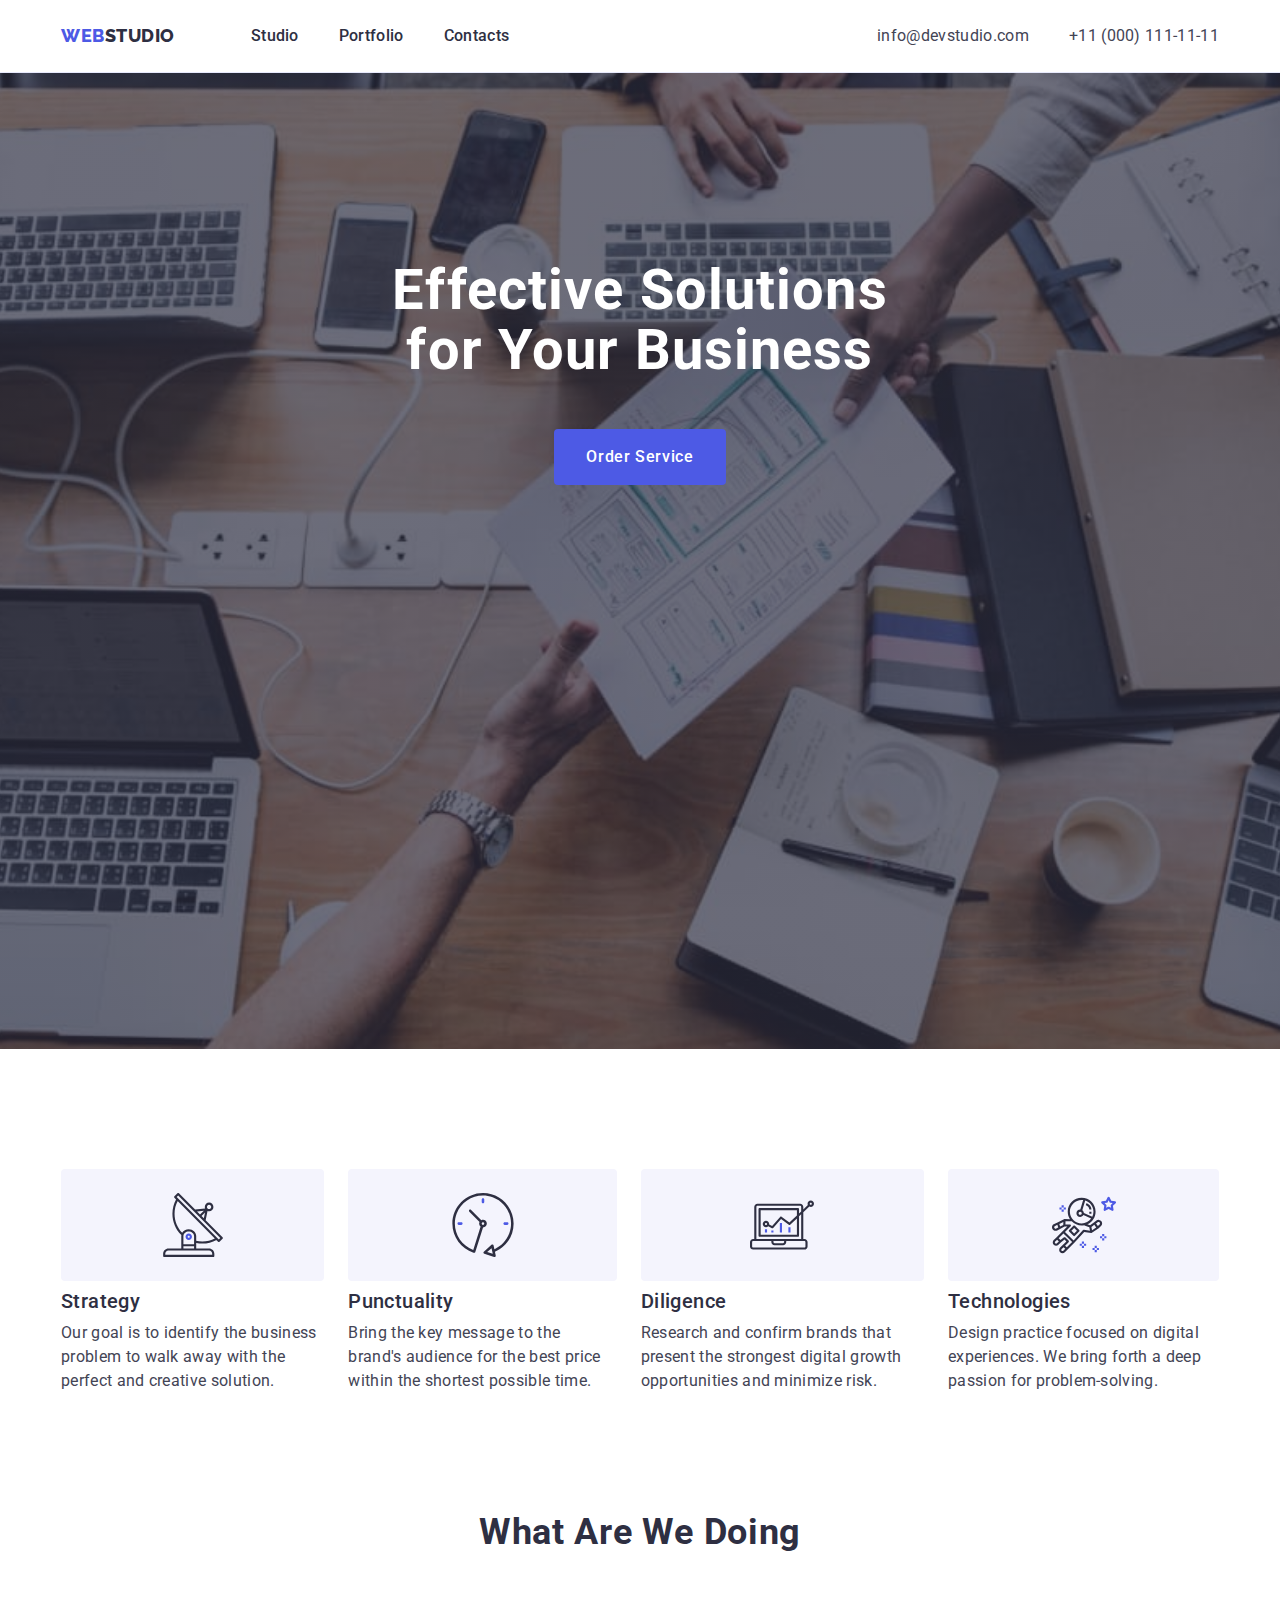
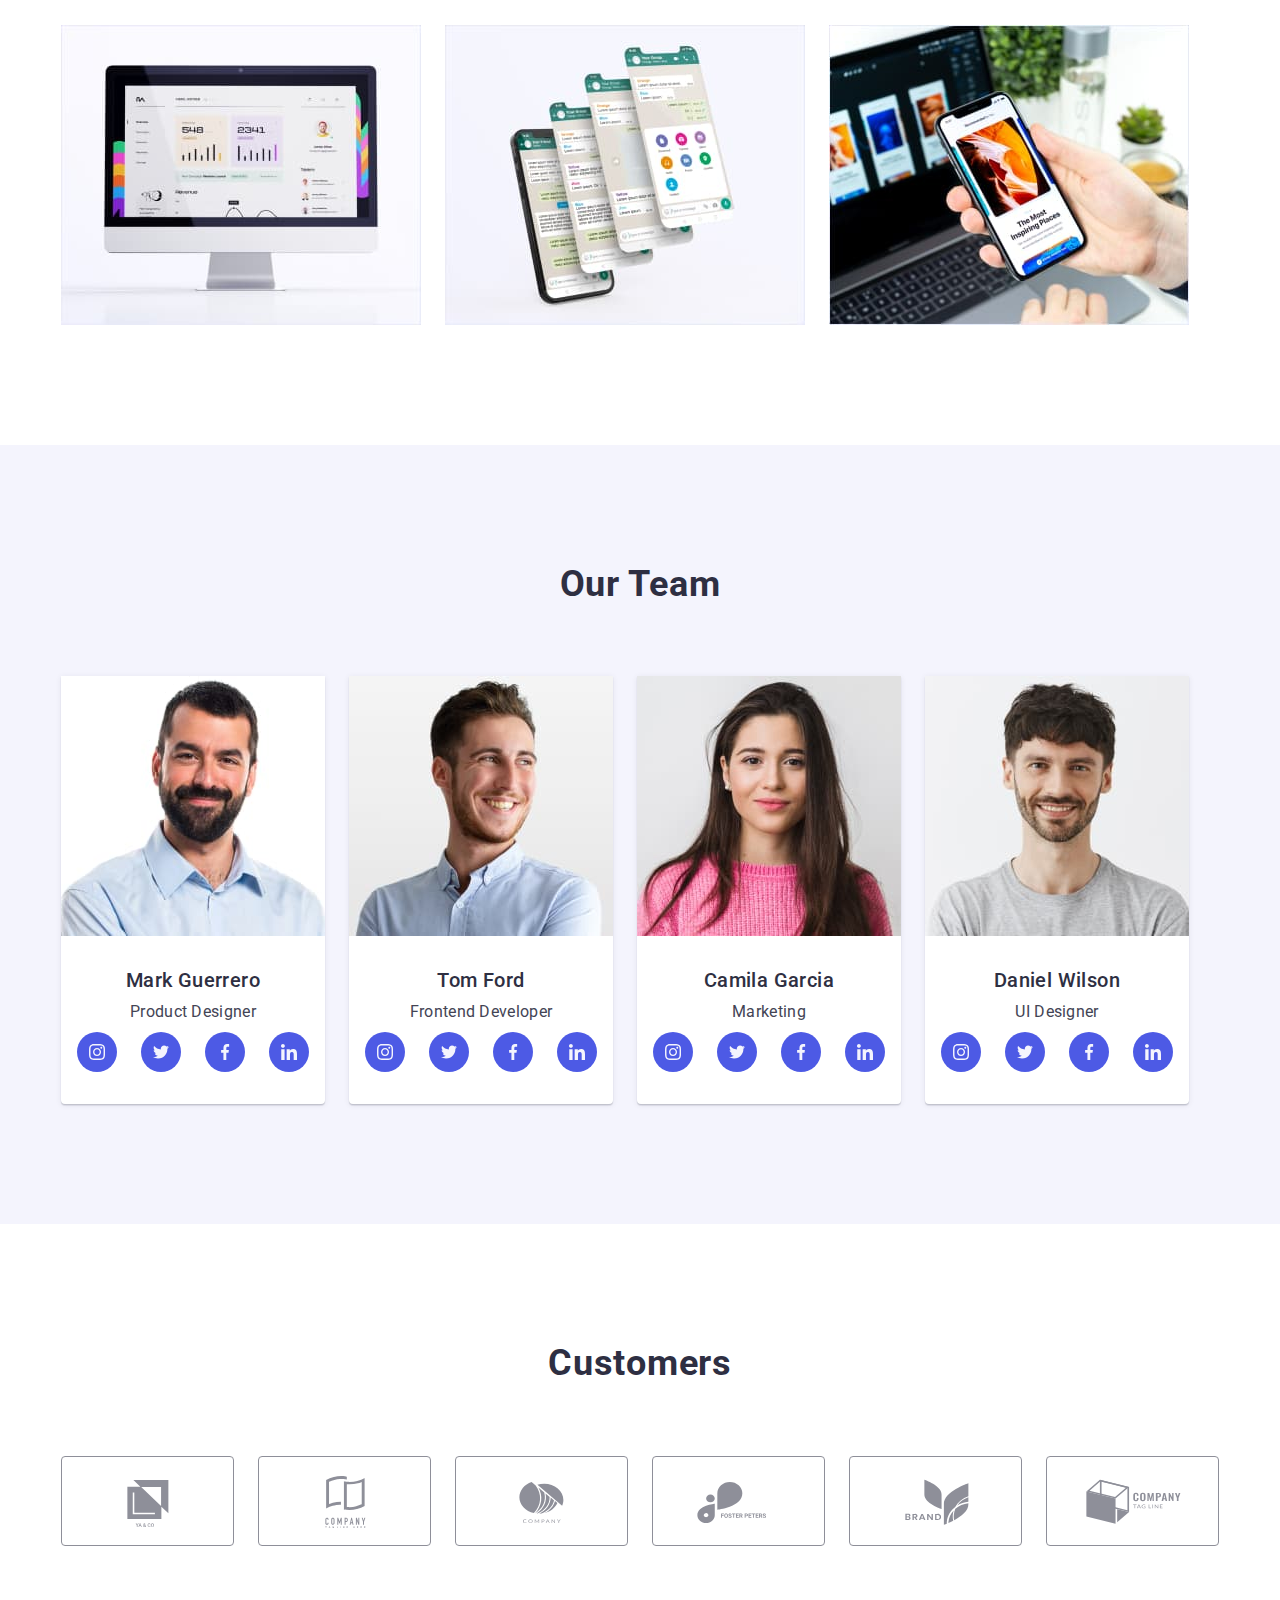
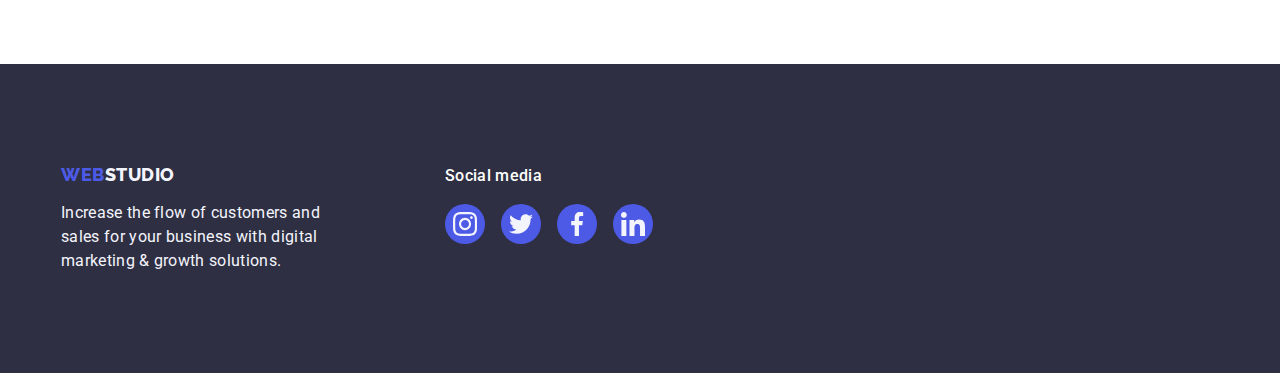
<file: index.html>
<!DOCTYPE html>
<html lang="en">
  <head>
    <meta charset="UTF-8" />
    <meta http-equiv="X-UA-Compatible" content="IE=edge" />
    <meta name="viewport" content="width=device-width, initial-scale=1.0" />
    <title>Studio</title>
    <link rel="preconnect" href="https://fonts.googleapis.com" />
    <link rel="preconnect" href="https://fonts.gstatic.com" crossorigin />
    <link
      href="https://fonts.googleapis.com/css2?family=Raleway:wght@800&family=Roboto:wght@400;500;700;900&display=swap"
      rel="stylesheet"
    />
    <link
      rel="stylesheet"
      href="https://cdnjs.cloudflare.com/ajax/libs/modern-normalize/1.1.0/modern-normalize.min.css"
      integrity="sha512-wpPYUAdjBVSE4KJnH1VR1HeZfpl1ub8YT/NKx4PuQ5NmX2tKuGu6U/JRp5y+Y8XG2tV+wKQpNHVUX03MfMFn9Q=="
      crossorigin="anonymous"
      referrerpolicy="no-referrer"
    />
    <link rel="stylesheet" href="./css/style.css" />
  </head>
  <body>
    <header class="page-header">
      <div class="container nav-box">
        <nav class="nav">
          <a href="./index.html" class="logo link"
            >Web<span class="logo-header">Studio</span></a
          >
          <ul class="site-nav list">
            <li class="nav-item">
              <a href="./index.html" class="nav-link link">Studio</a>
            </li>
            <li class="nav-item">
              <a href="./portfolio.html" class="nav-link link">Portfolio</a>
            </li>
            <li class="nav-item">
              <a href="" class="nav-link link">Contacts</a>
            </li>
          </ul>
        </nav>

        <address class="nav-address">
          <ul class="address-list list">
            <li class="address-item">
              <a href="mailto:info@devstudio.com" class="address-link link"
                >info@devstudio.com</a
              >
            </li>
            <li class="address-item">
              <a href="tel:+110001111111" class="address-link link"
                >+11 (000) 111-11-11</a
              >
            </li>
          </ul>
        </address>
      </div>
    </header>

    <main>
      <!--Hero-->
      <section class="hero">
        <div class="container">
          <h1 class="hero-title">Effective Solutions for Your Business</h1>
          <button class="button button-hero" type="button">
            Order Service
          </button>
        </div>
      </section>

      <!--Features-->
      <section class="section page-feature">
        <div class="container">
          <h2 class="section-title visually-hidden">Features</h2>
          <ul class="feature-list list">
            <li class="feature-item">
              <div class="conteiner-feature-icon">
                <svg class="feature-icon" width="64" height="64">
                  <use href="./images/icon.svg#antenna"></use>
                </svg>
              </div>
              <h3 class="feature-title">Strategy</h3>
              <p class="feature-text">
                Our goal is to identify the business problem to walk away with
                the perfect and creative solution.
              </p>
            </li>
            <li class="feature-item">
              <div class="conteiner-feature-icon">
                <svg class="feature-icon" width="64" height="64">
                  <use href="./images/icon.svg#clock"></use>
                </svg>
              </div>
              <h3 class="feature-title">Punctuality</h3>
              <p class="feature-text">
                Bring the key message to the brand's audience for the best price
                within the shortest possible time.
              </p>
            </li>
            <li class="feature-item">
              <div class="conteiner-feature-icon">
                <svg class="feature-icon" width="64" height="64">
                  <use href="./images/icon.svg#diagram"></use>
                </svg>
              </div>
              <h3 class="feature-title">Diligence</h3>
              <p class="feature-text">
                Research and confirm brands that present the strongest digital
                growth opportunities and minimize risk.
              </p>
            </li>
            <li class="feature-item">
              <div class="conteiner-feature-icon">
                <svg class="feature-icon" width="64" height="64">
                  <use href="./images/icon.svg#astronaut"></use>
                </svg>
              </div>
              <h3 class="feature-title">Technologies</h3>
              <p class="feature-text">
                Design practice focused on digital experiences. We bring forth a
                deep passion for problem-solving.
              </p>
            </li>
          </ul>
        </div>
      </section>

      <!--What are we doing-->
      <section class="section page-example">
        <div class="container">
          <h2 class="section-title example-title">What are we doing</h2>
          <ul class="example-list list">
            <li class="example-item">
              <img
                src="./images/screen_monitor.jpg"
                alt="Screen_monitor"
                width="360"
              />
            </li>
            <li class="example-item">
              <img
                src="./images/highscreen_phone.jpg"
                alt="Highscreen_phone"
                width="360"
              />
            </li>
            <li class="example-item">
              <img
                src="./images/phone_and_laptop.jpg"
                alt="Phone_and_laptop"
                width="360"
              />
            </li>
          </ul>
        </div>
      </section>

      <!--Our Team-->
      <section class="section-team">
        <div class="container">
          <h2 class="section-title our-team">Our Team</h2>
          <ul class="team-list list">
            <li class="team-card">
              <img
                src="./images/mark_guerrero.jpg"
                alt="Mark Guerrero"
                width="264"
              />
              <div class="card-team-content">
                <h3 class="team-title">Mark Guerrero</h3>
                <p class="team-text">Product Designer</p>
                <ul class="team-icon-list">
                  <li class="social-item list">
                    <a href="" class="social-link team-social-link link">
                      <svg class="social-icon" width="16" height="16">
                        <use href="./images/icon.svg#instagram"></use>
                      </svg>
                    </a>
                  </li>
                  <li class="social-item list">
                    <a href="" class="social-link team-social-link link">
                      <svg class="social-icon" width="16" height="16">
                        <use href="./images/icon.svg#twitter"></use>
                      </svg>
                    </a>
                  </li>
                  <li class="social-item list">
                    <a href="" class="social-link team-social-link link">
                      <svg class="social-icon" width="16" height="16">
                        <use href="./images/icon.svg#facebook"></use>
                      </svg>
                    </a>
                  </li>
                  <li class="social-item list">
                    <a href="" class="social-link team-social-link link">
                      <svg class="social-icon" width="16" height="16">
                        <use href="./images/icon.svg#linkedin"></use>
                      </svg>
                    </a>
                  </li>
                </ul>
              </div>
            </li>
            <li class="team-card">
              <img src="./images/tom_ford.jpg" alt="Tom Ford" width="264" />
              <div class="card-team-content">
                <h3 class="team-title">Tom Ford</h3>
                <p class="team-text">Frontend Developer</p>
                <ul class="team-icon-list">
                  <li class="social-item list">
                    <a href="" class="social-link team-social-link link">
                      <svg class="social-icon" width="16" height="16">
                        <use href="./images/icon.svg#instagram"></use>
                      </svg>
                    </a>
                  </li>
                  <li class="social-item list">
                    <a href="" class="social-link team-social-link link">
                      <svg class="social-icon" width="16" height="16">
                        <use href="./images/icon.svg#twitter"></use>
                      </svg>
                    </a>
                  </li>
                  <li class="social-item list">
                    <a href="" class="social-link team-social-link link">
                      <svg class="social-icon" width="16" height="16">
                        <use href="./images/icon.svg#facebook"></use>
                      </svg>
                    </a>
                  </li>
                  <li class="social-item list">
                    <a href="" class="social-link team-social-link link">
                      <svg class="social-icon" width="16" height="16">
                        <use href="./images/icon.svg#linkedin"></use>
                      </svg>
                    </a>
                  </li>
                </ul>
              </div>
            </li>
            <li class="team-card">
              <img
                src="./images/camila_garcia.jpg"
                alt="Camila Garcia"
                width="264"
              />
              <div class="card-team-content">
                <h3 class="team-title">Camila Garcia</h3>
                <p class="team-text">Marketing</p>
                <ul class="team-icon-list">
                  <li class="social-item list">
                    <a href="" class="social-link team-social-link link">
                      <svg class="social-icon" width="16" height="16">
                        <use href="./images/icon.svg#instagram"></use>
                      </svg>
                    </a>
                  </li>
                  <li class="social-item list">
                    <a href="" class="social-link team-social-link link">
                      <svg class="social-icon" width="16" height="16">
                        <use href="./images/icon.svg#twitter"></use>
                      </svg>
                    </a>
                  </li>
                  <li class="social-item list">
                    <a href="" class="social-link team-social-link link">
                      <svg class="social-icon" width="16" height="16">
                        <use href="./images/icon.svg#facebook"></use>
                      </svg>
                    </a>
                  </li>
                  <li class="social-item list">
                    <a href="" class="social-link team-social-link link">
                      <svg class="social-icon" width="16" height="16">
                        <use href="./images/icon.svg#linkedin"></use>
                      </svg>
                    </a>
                  </li>
                </ul>
              </div>
            </li>
            <li class="team-card">
              <img
                src="./images/daniel_wilson.jpg"
                alt="Daniel Wilson"
                width="264"
              />
              <div class="card-team-content">
                <h3 class="team-title">Daniel Wilson</h3>
                <p class="team-text">UI Designer</p>
                <ul class="team-icon-list">
                  <li class="social-item list">
                    <a href="" class="social-link team-social-link link">
                      <svg class="social-icon" width="16" height="16">
                        <use href="./images/icon.svg#instagram"></use>
                      </svg>
                    </a>
                  </li>
                  <li class="social-item list">
                    <a href="" class="social-link team-social-link link">
                      <svg class="social-icon" width="16" height="16">
                        <use href="./images/icon.svg#twitter"></use>
                      </svg>
                    </a>
                  </li>
                  <li class="social-item list">
                    <a href="" class="social-link team-social-link link">
                      <svg class="social-icon" width="16" height="16">
                        <use href="./images/icon.svg#facebook"></use>
                      </svg>
                    </a>
                  </li>
                  <li class="social-item list">
                    <a href="" class="social-link team-social-link link">
                      <svg class="social-icon" width="16" height="16">
                        <use href="./images/icon.svg#linkedin"></use>
                      </svg>
                    </a>
                  </li>
                </ul>
              </div>
            </li>
          </ul>
        </div>
      </section>

      <!--Customers-->
      <section class="page-customers">
        <div class="container">
          <h2 class="section-title customers-title">Customers</h2>
          <ul class="client-list list">
            <li class="client-item">
              <a href="" class="client-link">
                <svg class="client" width="104" height="56">
                  <use href="./images/icon.svg#Logo1"></use>
                </svg>
              </a>
            </li>
            <li class="client-item">
              <a href="" class="client-link">
                <svg class="client" width="104" height="56">
                  <use href="./images/icon.svg#Logo2"></use>
                </svg>
              </a>
            </li>
            <li class="client-item">
              <a href="" class="client-link">
                <svg class="client" width="104" height="56">
                  <use href="./images/icon.svg#Logo3"></use>
                </svg>
              </a>
            </li>
            <li class="client-item">
              <a href="" class="client-link">
                <svg class="client" width="104" height="56">
                  <use href="./images/icon.svg#Logo4"></use>
                </svg>
              </a>
            </li>
            <li class="client-item">
              <a href="" class="client-link">
                <svg class="client" width="104" height="56">
                  <use href="./images/icon.svg#Logo5"></use>
                </svg>
              </a>
            </li>
            <li class="client-item">
              <a href="" class="client-link">
                <svg class="client" width="104" height="56">
                  <use href="./images/icon.svg#Logo6"></use>
                </svg>
              </a>
            </li>
          </ul>
        </div>
      </section>
    </main>

    <!--Footer-->
    <footer class="footer">
      <div class="container footer-box">
        <div class="logo-box">
          <a href="./index.html" class="logo link"
            >Web<span class="logo-footer">Studio</span></a
          >
          <p class="text-footer">
            Increase the flow of customers and sales for your business with
            digital marketing & growth solutions.
          </p>
        </div>

        <div class="social-media">
          <p class="text-social">Social media</p>
          <ul class="social-icon-list">
            <li class="social-item list">
              <a href="" class="social-link footet-social-link link">
                <svg class="social-icon" width="24" height="24">
                  <use href="./images/icon.svg#instagram"></use>
                </svg>
              </a>
            </li>
            <li class="social-item list">
              <a href="" class="social-link footet-social-link link">
                <svg class="social-icon" width="24" height="24">
                  <use href="./images/icon.svg#twitter"></use>
                </svg>
              </a>
            </li>
            <li class="social-item list">
              <a href="" class="social-link footet-social-link link">
                <svg class="social-icon" width="24" height="24">
                  <use href="./images/icon.svg#facebook"></use>
                </svg>
              </a>
            </li>
            <li class="social-item list">
              <a href="" class="social-link footet-social-link link">
                <svg class="social-icon" width="24" height="24">
                  <use href="./images/icon.svg#linkedin"></use>
                </svg>
              </a>
            </li>
          </ul>
        </div>
      </div>
    </footer>
  </body>
</html>
</file>
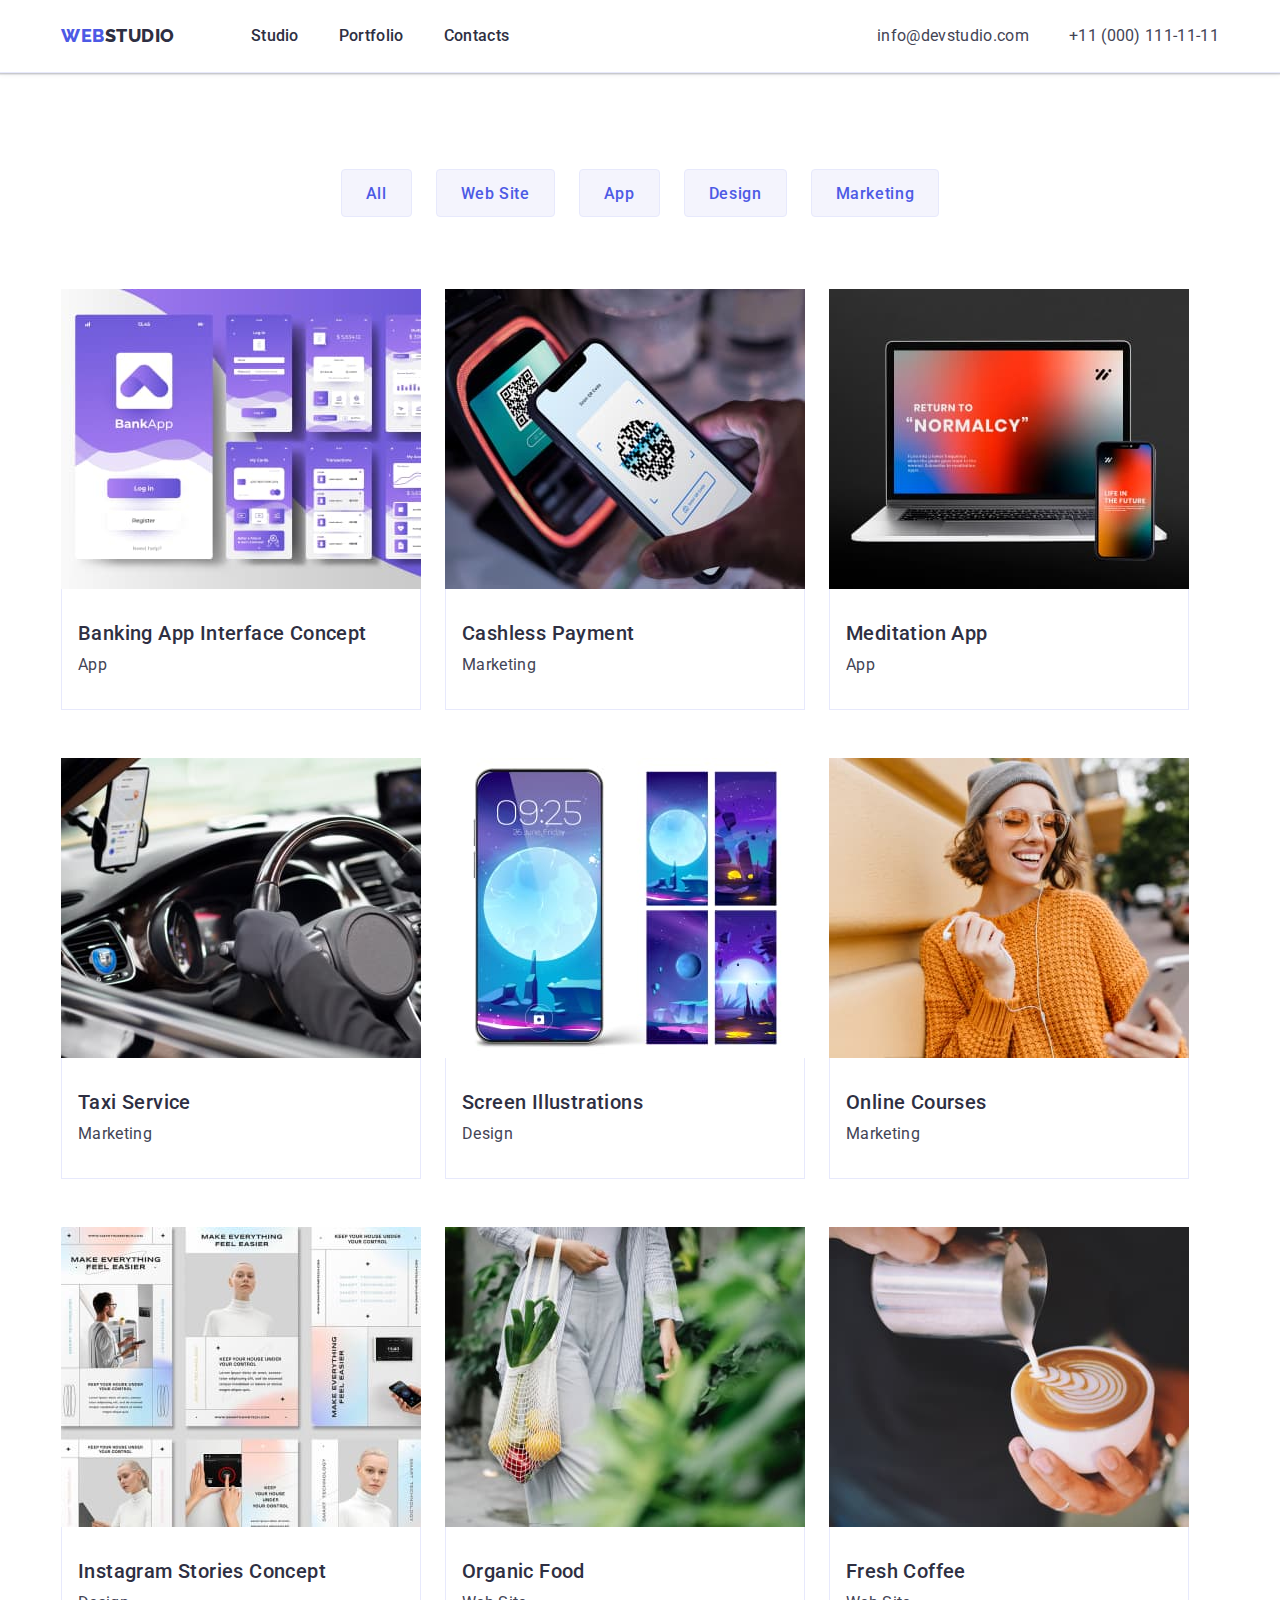
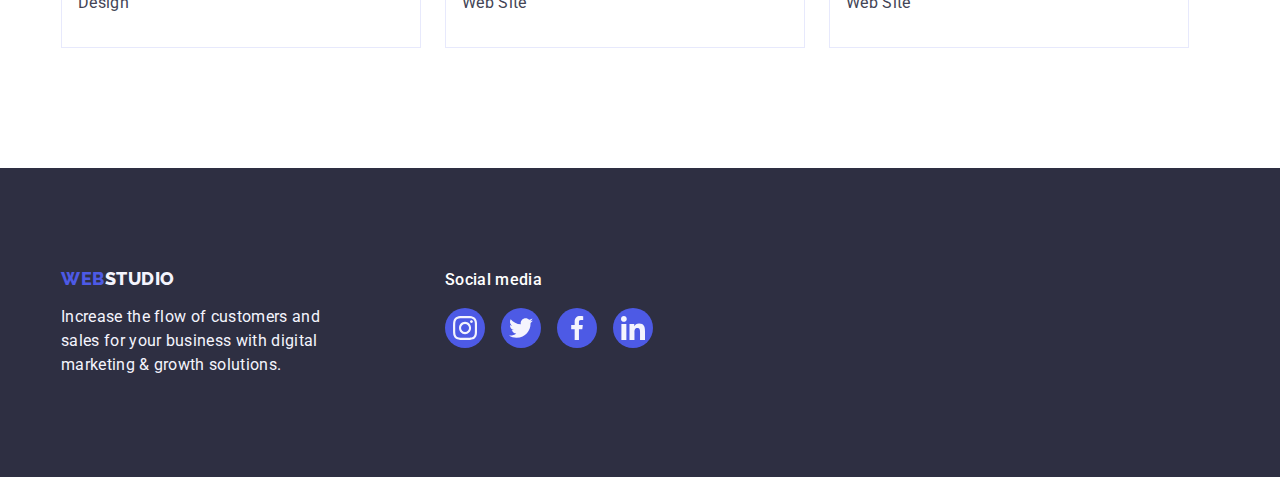
<file: portfolio.html>
<!DOCTYPE html>
<html lang="en">
  <head>
    <meta charset="UTF-8" />
    <meta http-equiv="X-UA-Compatible" content="IE=edge" />
    <meta name="viewport" content="width=device-width, initial-scale=1.0" />
    <title>Portfolio</title>
    <link rel="preconnect" href="https://fonts.googleapis.com" />
    <link rel="preconnect" href="https://fonts.gstatic.com" crossorigin />
    <link
      href="https://fonts.googleapis.com/css2?family=Raleway:wght@800&family=Roboto:wght@400;500;700;900&display=swap"
      rel="stylesheet"
    />
    <link
      rel="stylesheet"
      href="https://cdnjs.cloudflare.com/ajax/libs/modern-normalize/1.1.0/modern-normalize.min.css"
      integrity="sha512-wpPYUAdjBVSE4KJnH1VR1HeZfpl1ub8YT/NKx4PuQ5NmX2tKuGu6U/JRp5y+Y8XG2tV+wKQpNHVUX03MfMFn9Q=="
      crossorigin="anonymous"
      referrerpolicy="no-referrer"
    />
    <link rel="stylesheet" href="./css/style.css" />
  </head>
  <body>
    <header class="page-header">
      <div class="container nav-box">
        <nav class="nav">
          <a href="./index.html" class="logo link"
            >Web<span class="logo-header">Studio</span></a
          >
          <ul class="site-nav list">
            <li class="nav-item">
              <a href="./index.html" class="nav-link link">Studio</a>
            </li>
            <li class="nav-item">
              <a href="./portfolio.html" class="nav-link link">Portfolio</a>
            </li>
            <li class="nav-item">
              <a href="" class="nav-link link">Contacts</a>
            </li>
          </ul>
        </nav>

        <address class="nav-address">
          <ul class="address-list list">
            <li class="address-item">
              <a href="mailto:info@devstudio.com" class="address-link link"
                >info@devstudio.com</a
              >
            </li>
            <li class="address-item">
              <a href="tel:+110001111111" class="address-link link"
                >+11 (000) 111-11-11</a
              >
            </li>
          </ul>
        </address>
      </div>
    </header>

    <main>
      <section class="section-porfolio">
        <div class="container">
          <h1 class="visually-hidden">Portfolio</h1>

          <!--Filters-->
          <ul class="btn list">
            <li>
              <button type="button" class="btn-filter">All</button>
            </li>
            <li>
              <button type="button" class="btn-filter">Web Site</button>
            </li>
            <li><button type="button" class="btn-filter">App</button></li>
            <li><button type="button" class="btn-filter">Design</button></li>
            <li>
              <button type="button" class="btn-filter">Marketing</button>
            </li>
          </ul>

          <!--Examples of work-->

          <ul class="portfolio-list list">
            <li class="project-card">
              <a href="" class="portfolio-link link">
                <img
                  src="./images/portfolio/banking-app.jpg"
                  alt="Choose pages"
                  width="360"
                  height="300"
                />
                <div class="card-content">
                  <h2 class="portfolio-title">Banking App Interface Concept</h2>
                  <p class="portfolio-text">App</p>
                </div>
              </a>
            </li>
            <li class="project-card">
              <a href="" class="portfolio-link link">
                <img
                  class="portfolio-img"
                  src="./images/portfolio/cashless-payment.jpg"
                  alt="Phone in hand"
                  width="360"
                  height="300"
                />
                <div class="card-content">
                  <h2 class="portfolio-title">Cashless Payment</h2>
                  <p class="portfolio-text">Marketing</p>
                </div>
              </a>
            </li>
            <li class="project-card">
              <a href="" class="portfolio-link link">
                <img
                  class="portfolio-img"
                  src="./images/portfolio/meditation-app.jpg"
                  alt="Phone_and_laptop"
                  width="360"
                  height="300"
                />
                <div class="card-content">
                  <h2 class="portfolio-title">Meditation App</h2>
                  <p class="portfolio-text">App</p>
                </div>
              </a>
            </li>
            <li class="project-card">
              <a href="" class="portfolio-link link">
                <img
                  class="portfolio-img"
                  src="./images/portfolio/taxi-service.jpg"
                  alt="Driving a car"
                  width="360"
                  height="300"
                />
                <div class="card-content">
                  <h2 class="portfolio-title">Taxi Service</h2>
                  <p class="portfolio-text">Marketing</p>
                </div>
              </a>
            </li>
            <li class="project-card">
              <a href="" class="portfolio-link link">
                <img
                  class="portfolio-img"
                  src="./images/portfolio/screen-illustrations.jpg"
                  alt="Sqreen phone"
                  width="360"
                  height="300"
                />
                <div class="card-content">
                  <h2 class="portfolio-title">Screen Illustrations</h2>
                  <p class="portfolio-text">Design</p>
                </div>
              </a>
            </li>
            <li class="project-card">
              <a href="" class="portfolio-link link">
                <img
                  class="portfolio-img"
                  src="./images/portfolio/online-courses.jpg"
                  alt="Girl with phone"
                  width="360"
                  height="300"
                />
                <div class="card-content">
                  <h2 class="portfolio-title">Online Courses</h2>
                  <p class="portfolio-text">Marketing</p>
                </div>
              </a>
            </li>
            <li class="project-card">
              <a href="" class="portfolio-link link">
                <img
                  class="portfolio-img"
                  src="./images/portfolio/instagram-stories.jpg"
                  alt="Instagram stories"
                  width="360"
                  height="300"
                />
                <div class="card-content">
                  <h2 class="portfolio-title">Instagram Stories Concept</h2>
                  <p class="portfolio-text">Design</p>
                </div>
              </a>
            </li>
            <li class="project-card">
              <a href="" class="portfolio-link link">
                <img
                  class="portfolio-img"
                  src="./images/portfolio/organic-food.jpg"
                  alt="Girl with organic food"
                  width="360"
                  height="300"
                />
                <div class="card-content">
                  <h2 class="portfolio-title">Organic Food</h2>
                  <p class="portfolio-text">Web Site</p>
                </div>
              </a>
            </li>
            <li class="project-card">
              <a href="" class="portfolio-link link">
                <img
                  class="portfolio-img"
                  src="./images/portfolio/fresh-coffee.jpg"
                  alt="Cup of coffee"
                  width="360"
                  height="300"
                />
                <div class="card-content">
                  <h2 class="portfolio-title">Fresh Coffee</h2>
                  <p class="portfolio-text">Web Site</p>
                </div>
              </a>
            </li>
          </ul>
        </div>
      </section>
    </main>

    <footer class="footer">
      <div class="container footer-box">
        <div class="logo-box">
          <a href="./index.html" class="logo link"
            >Web<span class="logo-footer">Studio</span></a
          >
          <p class="text-footer">
            Increase the flow of customers and sales for your business with
            digital marketing & growth solutions.
          </p>
        </div>

        <div class="social-media">
          <p class="text-social">Social media</p>
          <ul class="social-icon-list">
            <li class="social-item list">
              <a href="" class="social-link footet-social-link link">
                <svg class="social-icon" width="24" height="24">
                  <use href="./images/icon.svg#instagram"></use>
                </svg>
              </a>
            </li>
            <li class="social-item list">
              <a href="" class="social-link footet-social-link link">
                <svg class="social-icon" width="24" height="24">
                  <use href="./images/icon.svg#twitter"></use>
                </svg>
              </a>
            </li>
            <li class="social-item list">
              <a href="" class="social-link footet-social-link link">
                <svg class="social-icon" width="24" height="24">
                  <use href="./images/icon.svg#facebook"></use>
                </svg>
              </a>
            </li>
            <li class="social-item list">
              <a href="" class="social-link footet-social-link link">
                <svg class="social-icon" width="24" height="24">
                  <use href="./images/icon.svg#linkedin"></use>
                </svg>
              </a>
            </li>
          </ul>
        </div>
      </div>
    </footer>
  </body>
</html>
</file>
<file: css/style.css>
:root {
  --primary-text-color: #434455;
  --title-text-color: #2e2f42;
  --accent-color: #4d5ae5;
  --primary-bg-color: #e5e5e5;
  --pressed-state: #404bbf;
  --btn-bg-portfolio-color: #f4f4fd;
  --dark-bg: #2e2f42;
  --button-text-primary: #ffffff;
  --cloud-bg: #f4f4fd;
}

body {
  /*width: 1440px;*/
  background-color: var(--button-text-primary);
  color: var(--primary-text-color);
  font-family: "Roboto", sans-serif;
  /*font-size: 16px;
  line-height: 1.5;*/
  margin: 0;
}
.visually-hidden {
  position: absolute;
  width: 1px;
  height: 1px;
  margin: -1px;
  border: 0;
  padding: 0;
  white-space: nowrap;
  clip-path: inset(100%);
  clip: rect(0 0 0 0);
  overflow: hidden;
}
h1,
h2,
h3,
h4,
p {
  margin: 0;
}
.list {
  padding: 0;
  margin: 0;
  list-style: none;
}
.link {
  text-decoration: none;
  color: currentColor;
}
img {
  display: block;
  margin: 0;
}
.container {
  width: 1158px;
  margin-left: auto;
  margin-right: auto;
  padding-left: 15px;
  padding-right: 15px;
  /*outline: 1px solid red;*/
}

/*цвет основного текста
SLATE #434455*/
/*вторичный цвет  текста 
NAVY BLUE #2E2F42*/
/*цвет белый #FFFFFF*/
/* акцент и лого  #4D5AE5*/

.page-header {
  border-bottom: 1px solid #e7e9fc;
  box-shadow: 0px 2px 1px rgba(46, 47, 66, 0.08),
    0px 1px 1px rgba(46, 47, 66, 0.16), 0px 1px 6px rgba(46, 47, 66, 0.08);
}
.nav-box {
  display: flex;
  align-items: center;
  justify-content: space-between;
}

.logo {
  color: var(--accent-color);
  font-family: "Raleway", sans-serif;
  font-weight: 800;
  font-size: 18px;
  line-height: 1.17;
  letter-spacing: 0.03em;
  text-transform: uppercase;
}

.logo-header {
  color: var(--title-text-color);
}
.logo-footer {
  color: var(--cloud-bg);
}

/*site nav*/
.nav {
  display: flex;
  align-items: center;
}
.site-nav {
  display: flex;
  padding: 0px;
  gap: 40px;
}
.nav > .logo {
  display: block;
  margin-right: 76px;
}
/*.nav-item:not(:last-child) {
  margin-right: 40px;
}*/
.nav-link {
  padding-top: 24px;
  padding-bottom: 24px;
  display: block;

  color: var(--title-text-color);
  font-weight: 500;
  font-size: 16px;
  line-height: 1.5;
  letter-spacing: 0.02em;
}

.nav-link:hover,
.nav-link:focus {
  color: var(--pressed-state);
}
.site-nav .link.current {
  color: var(--pressed-state);
}
/*address section*/
.address-list {
  display: flex;
  gap: 40px;
  /*margin-left: auto;*/
}
/*.address-item + .address-item {
  margin-left: 40px;
}*/
.nav-address {
  font-style: normal;
}
.address-link {
  font-size: 16px;
  line-height: 1.5;
  letter-spacing: 0.02em;
  color: var(--primary-text-color);
}
.address-link:hover,
.address-link:focus {
  color: var(--pressed-state);
}

/*Hero*/
.hero {
  max-width: 1440px;
  height: 600px;
  margin-left: auto;
  margin-right: auto;
  padding-top: 188px;
  padding-bottom: 188px;
  text-align: center;
  background-color: var(--dark-bg);
  background-image: linear-gradient(
      rgba(46, 47, 66, 0.7),
      rgba(46, 47, 66, 0.7)
    ),
    url(../images/people-office.jpg);
  background-repeat: no-repeat;
  background-position: center;
  background-size: cover;
}
/*url(../images/people-office.jpg)*/
.hero-title {
  max-width: 496px;
  margin-left: auto;
  margin-right: auto;
  margin-bottom: 48px;

  color: white;
  font-weight: 700;
  font-size: 56px;
  line-height: 1.07;
  letter-spacing: 0.02em;
}

/*Section*/
.section-title {
  color: var(--title-text-color);
  font-weight: 700;
  font-size: 36px;
  line-height: 1.1;
  text-align: center;
  letter-spacing: 0.02em;
  text-transform: capitalize;
  margin-bottom: 72px;
}

/*Features*/
.page-feature {
  padding-top: 120px;
  padding-bottom: 120px;
}
.feature-list {
  display: flex;
  gap: 24px;
}
.feature-item:nth-child(n + 1) {
  width: calc((100%-72px) / 4);
}
.feature-item:last-child {
  margin-right: 0;
}
.conteiner-feature-icon {
  display: flex;
  height: 112px;
  align-items: center;
  justify-content: center;
  margin-bottom: 8px;
  border-radius: 4px;
  background-color: var(--cloud-bg);
}

.feature-title {
  margin-bottom: 8px;

  color: var(--title-text-color);

  font-weight: 500;
  font-size: 20px;
  line-height: 1.2;
  letter-spacing: 0.02em;
}
.feature-text {
  font-weight: 400;
  font-size: 16px;
  line-height: 1.5;
  letter-spacing: 0.02em;
}

/*What are we doing*/
.page-example {
  padding-bottom: 120px;
}
.example-list {
  display: flex;
}
.example-item {
  width: calc((100%-48px) / 3);
  margin-right: 24px;
}
.example-item:last-child {
  margin-right: 0;
}
.example-title {
  /* margin-bottom: 72px;*/
}

/*Our Team*/
.section-team {
  padding-top: 120px;
  padding-bottom: 120px;

  background-color: var(--cloud-bg);
}
.our-team {
  /*margin-bottom: 72px;*/
}
.team-list {
  display: flex;
}
.team-title {
  margin-bottom: 8px;

  font-weight: 500;
  font-size: 20px;
  line-height: 1.2;
  text-align: center;
  letter-spacing: 0.02em;
  color: var(--title-text-color);
}
.team-card {
  width: calc((100%-72px) / 4);
  margin-right: 24px;
  background-color: var(--button-text-primary);
  border-radius: 0px 0px 4px 4px;
  box-shadow: 0px 1px 6px rgba(46, 47, 66, 0.08),
    0px 1px 1px rgba(46, 47, 66, 0.16), 0px 2px 1px rgba(46, 47, 66, 0.08);
}
.team-card:nth-child(4n) {
  margin-right: 0;
}

/*.team-card:nth-last-child(-n + 4) {
  margin-bottom: 0;
}*/
.card-team-content {
  padding-top: 32px;
  padding-bottom: 32px;
  border-radius: 0px 0px 4px 4px;
}
.team-text {
  margin-bottom: 8px;
  font-size: 16px;
  line-height: 1.5;
  text-align: center;
  letter-spacing: 0.02em;
}
.team-icon-list {
  display: flex;
  flex-direction: row;
  justify-content: center;
  align-items: center;
  padding: 0;
  gap: 24px;
}
.social-link {
  display: flex;
  width: 40px;
  height: 40px;
  align-items: center;
  justify-content: center;
  background-color: var(--accent-color);
  border-radius: 50%;
  color: #f4f4fd;
}
.social-icon {
  fill: currentColor;
}
.team-social-link:hover,
.team-social-link:focus {
  background-color: var(--pressed-state);
}

/*Cuctomers*/
.page-customers {
  padding-top: 120px;
  padding-bottom: 120px;
}
.client-list {
  display: flex;
  gap: 24px;
}
.client-item {
  display: flex;
  width: calc((100% - 120px) / 6);
  height: 88px;
}
.client-link {
  display: flex;
  width: 100%;
  height: 100%;
  align-items: center;
  justify-content: center;
  border: 1px solid #8e8f99;
  border-radius: 4px;
  color: #8e8f99;
}
.client {
  fill: currentColor;
}
.client-link:hover,
.client-link:focus {
  border-color: var(--pressed-state);
  color: var(--pressed-state);
}

/*button*/
.button {
  display: block;
  min-width: 169px;
  height: 56px;
  margin: auto;
  border-radius: 4px;
  padding: 16px 32px;
  border: none;

  font-family: inherit;
  font-size: 16px;
  line-height: 1.5;
  font-weight: 500;
  letter-spacing: 0.04em;
  cursor: pointer;
  color: var(--accent-color);
  text-align: center;
}

.button-hero {
  color: var(--button-text-primary);
  background-color: var(--accent-color);
}
.button-hero:hover,
.button-hero:focus {
  background-color: var(--pressed-state);
}

/*portfolio*/
.section-porfolio {
  padding-top: 96px;
  padding-bottom: 120px;
}
.btn {
  display: flex;
  margin-bottom: 72px;
  align-items: center;
  justify-content: center;
  gap: 24px;
}
.btn-filter {
  height: 48px;
  align-items: center;
  border: 1px solid #e7e9fc;
  border-radius: 4px;
  padding: 12px 24px;

  font-family: inherit;
  font-weight: 500;
  font-size: 16px;
  line-height: 1.5;
  letter-spacing: 0.04em;
  cursor: pointer;
  color: var(--accent-color);
  background-color: var(--cloud-bg);
}
.btn-filter:hover,
.btn-filter:focus {
  color: var(--button-text-primary);
  background-color: var(--pressed-state);
  border: 1px solid transparent;
  box-shadow: 0px 3px 1px rgba(0, 0, 0, 0.1), 0px 2px 1px rgba(0, 0, 0, 0.08),
    0px 2px 2px rgba(0, 0, 0, 0.12);
}

/*Footer*/
.footer {
  padding-top: 100px;
  padding-bottom: 100px;

  background-color: #2e2f42;
}
.footer-box {
  display: flex;
  align-items: baseline;
  gap: 120px;
}
.logo-box {
  /* margin-right: 120px;*/
}
.logo-box > .logo {
  display: inline-block;
  margin-bottom: 16px;
}
.text-footer {
  max-width: 264px;
  font-weight: 400;
  font-size: 16px;
  line-height: 1.5;
  letter-spacing: 0.02em;
  color: var(--cloud-bg);
}
.social-media {
  display: flex;
  flex-direction: column;
  justify-self: start;
  min-width: 208px;
}
.text-social {
  margin-bottom: 16px;
  font-weight: 500;
  font-size: 16px;
  line-height: 1.5;
  letter-spacing: 0.02em;
  color: #ffffff;
}
.social-icon-list {
  display: flex;
  gap: 16px;
  padding: 0;
  margin: 0;
}
.footet-social-link:hover,
.footet-social-link:focus {
  background-color: #31d0aa;
}

/*Portfolio*/
.portfolio-list {
  display: flex;

  flex-wrap: wrap;
  column-gap: 24px;
  row-gap: 48px;
}
.project-card {
  display: block;
  max-width: calc((100%-48px) / 3);
}
/*.project-card:not(:nth-child(3n)) {
  margin-right: 24px;
}
.project-card:not(:nth-last-child(-n + 3)) {
  margin-bottom: 48px;
}*/

.portfolio-link {
  display: block;
}
.portfolio-link:hover,
.portfolio-link:focus {
  box-shadow: 0px 1px 6px rgba(46, 47, 66, 0.08),
    0px 1px 1px rgba(46, 47, 66, 0.16), 0px 2px 1px rgba(46, 47, 66, 0.08);
}
.card-content {
  padding: 32px 16px;
  border: 1px solid #e7e9fc;
  border-top: none;
}
.portfolio-title {
  margin-bottom: 8px;

  font-weight: 500;
  font-size: 20px;
  line-height: 1.2;
  letter-spacing: 0.02em;
  color: var(--title-text-color);
}
.portfolio-text {
  font-size: 16px;
  line-height: 1.5;
  letter-spacing: 0.02em;
  color: var(--primary-text-color);
}
</file>
